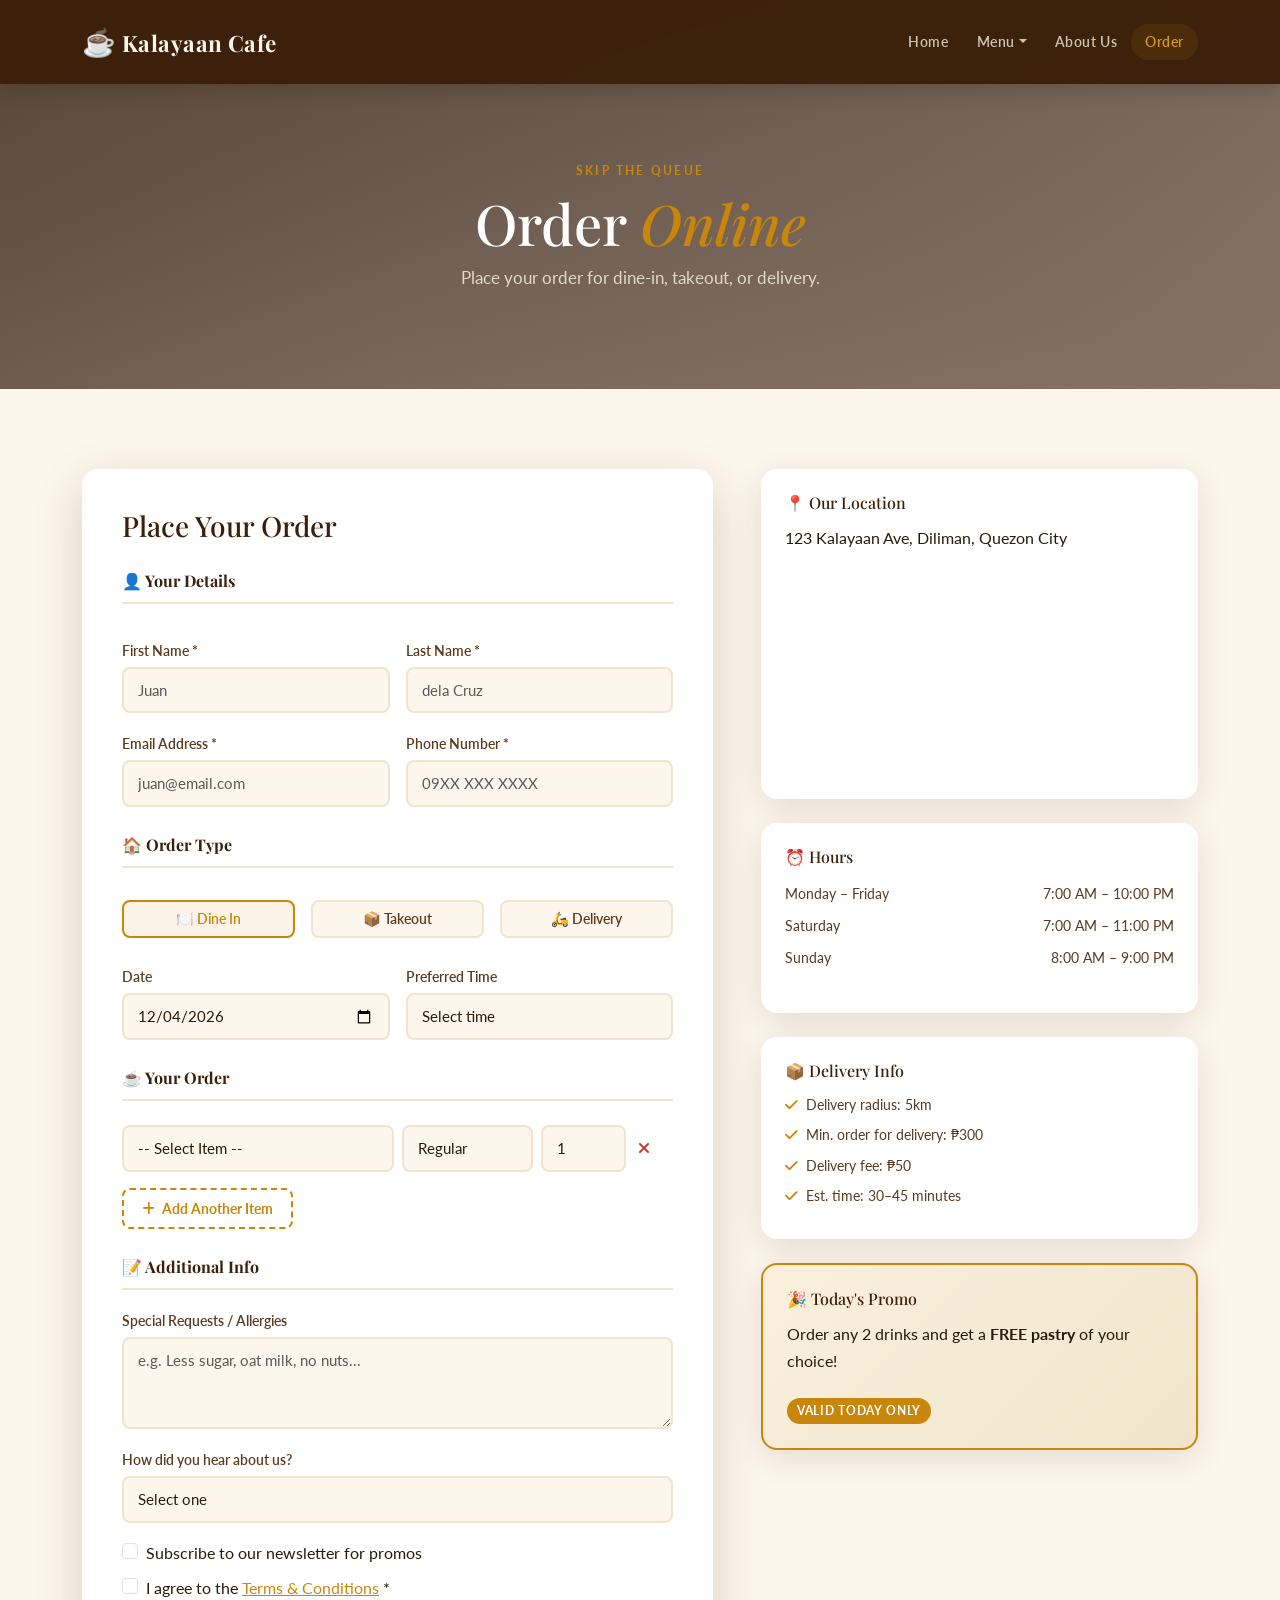
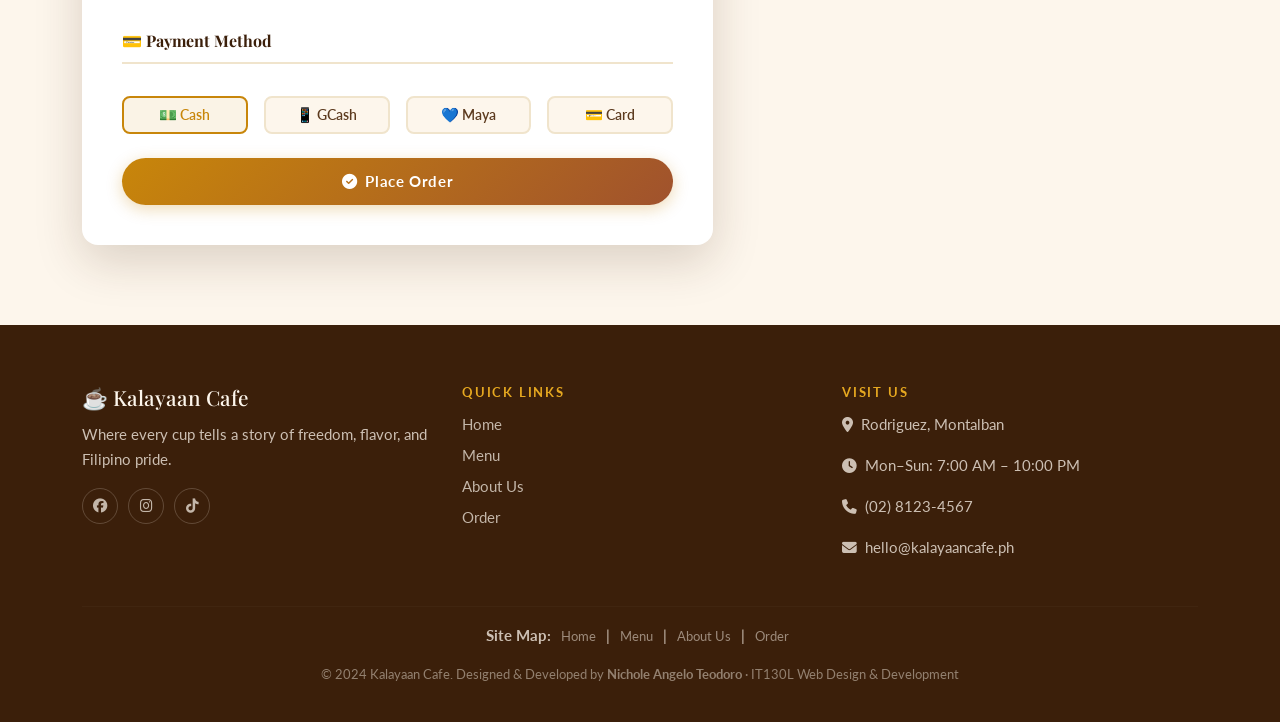
<file: order.html>
<!DOCTYPE html>
<html lang="en">
<head>
  <meta charset="UTF-8"/>
  <meta name="viewport" content="width=device-width, initial-scale=1.0"/>
  <title>Kalayaan Cafe – Order</title>
  <link rel="stylesheet" href="https://cdnjs.cloudflare.com/ajax/libs/bootstrap/5.3.2/css/bootstrap.min.css"/>
  <link rel="stylesheet" href="https://cdnjs.cloudflare.com/ajax/libs/font-awesome/6.4.0/css/all.min.css"/>
  <link href="https://fonts.googleapis.com/css2?family=Playfair+Display:ital,wght@0,400;0,700;1,400&family=Lato:wght@300;400;700&display=swap" rel="stylesheet"/>
  <link rel="stylesheet" href="style.css"/>
</head>
<body>

<!-- NAVBAR -->
<nav class="navbar navbar-expand-lg fixed-top" id="mainNav">
  <div class="container">
    <a class="navbar-brand" href="index.html"><span class="brand-icon">☕</span> Kalayaan Cafe</a>
    <button class="navbar-toggler" type="button" data-bs-toggle="collapse" data-bs-target="#navbarNav">
      <span class="navbar-toggler-icon"></span>
    </button>
    <div class="collapse navbar-collapse" id="navbarNav">
      <ul class="navbar-nav ms-auto">
        <li class="nav-item"><a class="nav-link" href="index.html">Home</a></li>
        <li class="nav-item dropdown">
          <a class="nav-link dropdown-toggle" href="menu.html" role="button" data-bs-toggle="dropdown">Menu</a>
          <ul class="dropdown-menu">
            <li><a class="dropdown-item" href="menu.html#coffee">☕ Coffee</a></li>
            <li><a class="dropdown-item" href="menu.html#non-coffee">🥤 Non-Coffee</a></li>
            <li><a class="dropdown-item" href="menu.html#pastries">🥐 Pastries</a></li>
            <li><a class="dropdown-item" href="menu.html#meals">🍽️ Light Meals</a></li>
          </ul>
        </li>
        <li class="nav-item"><a class="nav-link" href="about.html">About Us</a></li>
        <li class="nav-item"><a class="nav-link active" href="order.html">Order</a></li>
      </ul>
    </div>
  </div>
</nav>

<!-- PAGE HERO -->
<div class="page-hero page-hero-order">
  <div class="page-hero-overlay"></div>
  <div class="page-hero-content text-center">
    <div class="section-label" style="color:var(--accent);">Skip the Queue</div>
    <h1 class="page-hero-title">Order <em>Online</em></h1>
    <p>Place your order for dine-in, takeout, or delivery.</p>
  </div>
</div>

<!-- ORDER FORM -->
<section class="section-padding bg-cream">
  <div class="container">
    <div class="row g-5">

      <!-- FORM -->
      <div class="col-lg-7">
        <div class="order-form-card">
          <h3 class="mb-4">Place Your Order</h3>

          <form id="orderForm" novalidate>

            <!-- Personal Info -->
            <fieldset class="mb-4">
              <legend class="form-legend">👤 Your Details</legend>
              <div class="row g-3">
                <div class="col-md-6">
                  <label for="firstName" class="form-label">First Name *</label>
                  <input type="text" class="form-control custom-input" id="firstName" placeholder="Juan" required/>
                  <div class="invalid-feedback">Please enter your first name.</div>
                </div>
                <div class="col-md-6">
                  <label for="lastName" class="form-label">Last Name *</label>
                  <input type="text" class="form-control custom-input" id="lastName" placeholder="dela Cruz" required/>
                  <div class="invalid-feedback">Please enter your last name.</div>
                </div>
                <div class="col-md-6">
                  <label for="email" class="form-label">Email Address *</label>
                  <input type="email" class="form-control custom-input" id="email" placeholder="juan@email.com" required/>
                  <div class="invalid-feedback">Please enter a valid email.</div>
                </div>
                <div class="col-md-6">
                  <label for="phone" class="form-label">Phone Number *</label>
                  <input type="tel" class="form-control custom-input" id="phone" placeholder="09XX XXX XXXX" required/>
                  <div class="invalid-feedback">Please enter your phone number.</div>
                </div>
              </div>
            </fieldset>

            <!-- Order Type -->
            <fieldset class="mb-4">
              <legend class="form-legend">🏠 Order Type</legend>
              <div class="row g-3">
                <div class="col-md-4">
                  <input type="radio" class="btn-check" name="orderType" id="dineIn" value="dine-in" checked/>
                  <label class="btn order-type-btn w-100" for="dineIn">🍽️ Dine In</label>
                </div>
                <div class="col-md-4">
                  <input type="radio" class="btn-check" name="orderType" id="takeout" value="takeout"/>
                  <label class="btn order-type-btn w-100" for="takeout">📦 Takeout</label>
                </div>
                <div class="col-md-4">
                  <input type="radio" class="btn-check" name="orderType" id="delivery" value="delivery"/>
                  <label class="btn order-type-btn w-100" for="delivery">🛵 Delivery</label>
                </div>
              </div>

              <!-- Delivery Address (shown when delivery selected) -->
              <div id="deliveryAddress" class="mt-3" style="display:none;">
                <label for="address" class="form-label">Delivery Address *</label>
                <input type="text" class="form-control custom-input" id="address" placeholder="Street, Barangay, City"/>
              </div>

              <!-- Date/Time -->
              <div class="row g-3 mt-2">
                <div class="col-md-6">
                  <label for="orderDate" class="form-label">Date</label>
                  <input type="date" class="form-control custom-input" id="orderDate"/>
                </div>
                <div class="col-md-6">
                  <label for="orderTime" class="form-label">Preferred Time</label>
                  <select class="form-select custom-input" id="orderTime">
                    <option value="">Select time</option>
                    <option>7:00 AM</option><option>7:30 AM</option>
                    <option>8:00 AM</option><option>8:30 AM</option>
                    <option>9:00 AM</option><option>10:00 AM</option>
                    <option>11:00 AM</option><option>12:00 PM</option>
                    <option>1:00 PM</option><option>2:00 PM</option>
                    <option>3:00 PM</option><option>4:00 PM</option>
                    <option>5:00 PM</option><option>6:00 PM</option>
                    <option>7:00 PM</option><option>8:00 PM</option>
                    <option>9:00 PM</option>
                  </select>
                </div>
              </div>
            </fieldset>

            <!-- Menu Items -->
            <fieldset class="mb-4">
              <legend class="form-legend">☕ Your Order</legend>

              <div id="orderItems">
                <div class="order-item-row row g-2 mb-2">
                  <div class="col-md-6">
                    <select class="form-select custom-input item-select">
                      <option value="">-- Select Item --</option>
                      <optgroup label="☕ Coffee">
                        <option value="Sagada Latte">Sagada Latte</option>
                        <option value="Kapeng Barako Americano">Kapeng Barako Americano</option>
                        <option value="Benguet Cold Brew">Benguet Cold Brew</option>
                        <option value="Caramel Macchiato">Caramel Macchiato</option>
                        <option value="Flat White">Flat White</option>
                        <option value="Kapeng Kalayaan">Kapeng Kalayaan</option>
                      </optgroup>
                      <optgroup label="🥤 Non-Coffee">
                        <option value="Ube Milk Tea">Ube Milk Tea</option>
                        <option value="Matcha Latte">Matcha Latte</option>
                        <option value="Dalandan Fizz">Dalandan Fizz</option>
                        <option value="Hot Chocolate">Hot Chocolate</option>
                      </optgroup>
                      <optgroup label="🥐 Pastries">
                        <option value="Ube Croissant">Ube Croissant</option>
                        <option value="Barako Brownie">Barako Brownie</option>
                        <option value="Pandan Loaf Slice">Pandan Loaf Slice</option>
                        <option value="Quezo de Bola Roll">Quezo de Bola Roll</option>
                      </optgroup>
                      <optgroup label="🍽️ Light Meals">
                        <option value="Avocado Toast">Avocado Toast</option>
                        <option value="Longsilog Wrap">Longsilog Wrap</option>
                        <option value="Tuna Melt Panini">Tuna Melt Panini</option>
                        <option value="Classic BLT">Classic BLT</option>
                      </optgroup>
                    </select>
                  </div>
                  <div class="col-md-3">
                    <select class="form-select custom-input size-select">
                      <option value="Regular">Regular</option>
                      <option value="Small">Small</option>
                      <option value="Large">Large</option>
                    </select>
                  </div>
                  <div class="col-md-2">
                    <input type="number" class="form-control custom-input qty-input" value="1" min="1" max="20"/>
                  </div>
                  <div class="col-md-1 d-flex align-items-center">
                    <button type="button" class="btn btn-remove-item" onclick="removeOrderRow(this)"><i class="fas fa-times"></i></button>
                  </div>
                </div>
              </div>

              <button type="button" class="btn btn-add-item mt-2" onclick="addOrderRow()">
                <i class="fas fa-plus me-1"></i> Add Another Item
              </button>
            </fieldset>

            <!-- Special Instructions -->
            <fieldset class="mb-4">
              <legend class="form-legend">📝 Additional Info</legend>
              <div class="mb-3">
                <label for="specialReq" class="form-label">Special Requests / Allergies</label>
                <textarea class="form-control custom-input" id="specialReq" rows="3" placeholder="e.g. Less sugar, oat milk, no nuts..."></textarea>
              </div>
              <div class="mb-3">
                <label for="howHeard" class="form-label">How did you hear about us?</label>
                <select class="form-select custom-input" id="howHeard">
                  <option value="">Select one</option>
                  <option>Google Search</option>
                  <option>Facebook</option>
                  <option>Instagram</option>
                  <option>Friend/Family Referral</option>
                  <option>Walk-in</option>
                  <option>Other</option>
                </select>
              </div>
              <div class="form-check mb-2">
                <input class="form-check-input" type="checkbox" id="newsletter"/>
                <label class="form-check-label" for="newsletter">Subscribe to our newsletter for promos</label>
              </div>
              <div class="form-check">
                <input class="form-check-input" type="checkbox" id="agreeTerms" required/>
                <label class="form-check-label" for="agreeTerms">I agree to the <a href="#" class="text-accent">Terms & Conditions</a> *</label>
                <div class="invalid-feedback">You must agree to continue.</div>
              </div>
            </fieldset>

            <!-- Payment -->
            <fieldset class="mb-4">
              <legend class="form-legend">💳 Payment Method</legend>
              <div class="row g-3">
                <div class="col-6 col-md-3">
                  <input type="radio" class="btn-check" name="payment" id="payCash" value="cash" checked/>
                  <label class="btn order-type-btn w-100" for="payCash">💵 Cash</label>
                </div>
                <div class="col-6 col-md-3">
                  <input type="radio" class="btn-check" name="payment" id="payGcash" value="gcash"/>
                  <label class="btn order-type-btn w-100" for="payGcash">📱 GCash</label>
                </div>
                <div class="col-6 col-md-3">
                  <input type="radio" class="btn-check" name="payment" id="payMaya" value="maya"/>
                  <label class="btn order-type-btn w-100" for="payMaya">💙 Maya</label>
                </div>
                <div class="col-6 col-md-3">
                  <input type="radio" class="btn-check" name="payment" id="payCard" value="card"/>
                  <label class="btn order-type-btn w-100" for="payCard">💳 Card</label>
                </div>
              </div>
            </fieldset>

            <button type="submit" class="btn btn-primary-custom w-100 btn-lg">
              <i class="fas fa-check-circle me-2"></i>Place Order
            </button>
          </form>

          <!-- Success Message -->
          <div id="orderSuccess" class="order-success mt-4" style="display:none;">
            <div class="text-center">
              <div class="success-icon">☕</div>
              <h4>Order Received!</h4>
              <p>Thank you! We'll confirm your order shortly via email or SMS. See you soon!</p>
            </div>
          </div>
        </div>
      </div>

      <!-- SIDEBAR -->
      <div class="col-lg-5">
        <div class="order-sidebar">
          <div class="sidebar-card mb-4">
            <h5>📍 Our Location</h5>
            <p>123 Kalayaan Ave, Diliman, Quezon City</p>
            <div class="map-placeholder">
              <iframe
                src="https://www.google.com/maps/embed?pb=!1m18!1m12!1m3!1d3858.723598202487!2d121.13982391060675!3d14.728212737147558!2m3!1f0!2f0!3f0!3m2!1i1024!2i768!4f13.1!3m3!1m2!1s0x3397bb16fca84279%3A0xa5e8ac0800707a6f!2s861%20Libongco%204%2C%20Manggahan%2C%20Rodriguez%2C%201860%20Rizal!5e0!3m2!1sen!2sph!4v1773907363521!5m2!1sen!2sph"
                width="100%" height="200" style="border:0;border-radius:12px;" allowfullscreen="" loading="lazy">
              </iframe>
            </div>
          </div>

          <div class="sidebar-card mb-4">
            <h5>⏰ Hours</h5>
            <table class="table table-sm hours-table">
              <tbody>
                <tr><td>Monday – Friday</td><td class="text-end">7:00 AM – 10:00 PM</td></tr>
                <tr><td>Saturday</td><td class="text-end">7:00 AM – 11:00 PM</td></tr>
                <tr><td>Sunday</td><td class="text-end">8:00 AM – 9:00 PM</td></tr>
              </tbody>
            </table>
          </div>

          <div class="sidebar-card mb-4">
            <h5>📦 Delivery Info</h5>
            <ul class="info-list">
              <li><i class="fas fa-check me-2 text-accent"></i>Delivery radius: 5km</li>
              <li><i class="fas fa-check me-2 text-accent"></i>Min. order for delivery: ₱300</li>
              <li><i class="fas fa-check me-2 text-accent"></i>Delivery fee: ₱50</li>
              <li><i class="fas fa-check me-2 text-accent"></i>Est. time: 30–45 minutes</li>
            </ul>
          </div>

          <div class="sidebar-card promo-card">
            <h5>🎉 Today's Promo</h5>
            <p>Order any 2 drinks and get a <strong>FREE pastry</strong> of your choice!</p>
            <span class="promo-badge">Valid today only</span>
          </div>
        </div>
      </div>

    </div>
  </div>
</section>

<!-- FOOTER -->
<footer class="site-footer">
  <div class="container">
    <div class="row g-4">
      <div class="col-md-4">
        <h5 class="footer-brand">☕ Kalayaan Cafe</h5>
        <p>Where every cup tells a story of freedom, flavor, and Filipino pride.</p>
        <div class="social-links">
          <a href="https://www.facebook.com/profile.php?id=61554568252497" target="_blank"><i class="fab fa-facebook"></i></a>
          <a href="#"><i class="fab fa-instagram"></i></a>
          <a href="#"><i class="fab fa-tiktok"></i></a>
        </div>
      </div>
      <div class="col-md-4">
        <h6 class="footer-heading">Quick Links</h6>
        <ul class="footer-links">
          <li><a href="index.html">Home</a></li>
          <li><a href="menu.html">Menu</a></li>
          <li><a href="about.html">About Us</a></li>
          <li><a href="order.html">Order</a></li>
        </ul>
      </div>
      <div class="col-md-4">
        <h6 class="footer-heading">Visit Us</h6>
        <p><i class="fas fa-map-marker-alt me-2"></i>Rodriguez, Montalban</p>
        <p><i class="fas fa-clock me-2"></i>Mon–Sun: 7:00 AM – 10:00 PM</p>
        <p><i class="fas fa-phone me-2"></i>(02) 8123-4567</p>
        <p><i class="fas fa-envelope me-2"></i>hello@kalayaancafe.ph</p>
      </div>
    </div>
    <hr class="footer-divider"/>
    <div class="sitemap text-center mb-3">
      <strong>Site Map:</strong>
      <a href="index.html">Home</a> |
      <a href="menu.html">Menu</a> |
      <a href="about.html">About Us</a> |
      <a href="order.html">Order</a>
    </div>
    <p class="footer-credit text-center">© 2024 Kalayaan Cafe. Designed & Developed by <strong>Nichole Angelo Teodoro</strong> · IT130L Web Design & Development</p>
  </div>
</footer>

<script src="https://cdnjs.cloudflare.com/ajax/libs/bootstrap/5.3.2/js/bootstrap.bundle.min.js"></script>
<script src="script.js"></script>
</body>
</html>
</file>
<file: style.css>
/* ===========================
   KALAYAAN CAFE - style.css
   =========================== */

/* --- CSS VARIABLES --- */
:root {
  --brown-dark:   #3B1F0A;
  --brown-mid:    #6B3A1F;
  --brown-light:  #A0522D;
  --accent:       #C8860A;
  --accent-light: #E6A820;
  --cream:        #FDF6EC;
  --cream-dark:   #F0E4CC;
  --warm-bg:      #FAF0DC;
  --text-dark:    #2A1A0A;
  --text-mid:     #5C3A1E;
  --text-light:   #8B6040;
  --white:        #FFFFFF;
  --shadow:       0 8px 32px rgba(59,31,10,0.12);
  --shadow-lg:    0 16px 48px rgba(59,31,10,0.18);
  --radius:       16px;
  --radius-sm:    8px;
  --transition:   all 0.3s cubic-bezier(0.4,0,0.2,1);
}

/* --- RESET & BASE --- */
*, *::before, *::after { box-sizing: border-box; margin: 0; padding: 0; }
html { scroll-behavior: smooth; }

body {
  font-family: 'Lato', sans-serif;
  background-color: var(--cream);
  color: var(--text-dark);
  line-height: 1.7;
  overflow-x: hidden;
}

/* --- TYPOGRAPHY --- */
h1,h2,h3,h4,h5,h6 {
  font-family: 'Playfair Display', serif;
  color: var(--brown-dark);
}
em { color: var(--accent); font-style: italic; }

/* --- UTILITY CLASSES --- */
.bg-cream     { background-color: var(--cream) !important; }
.bg-warm      { background-color: var(--warm-bg) !important; }
.bg-dark-roast{ background-color: var(--brown-dark) !important; }
.section-padding { padding: 80px 0; }
.rounded-custom  { border-radius: var(--radius) !important; }
.shadow-custom   { box-shadow: var(--shadow) !important; }
.text-accent     { color: var(--accent) !important; }

/* --- SECTION LABELS --- */
.section-label {
  font-size: 0.78rem;
  font-weight: 700;
  letter-spacing: 0.18em;
  text-transform: uppercase;
  color: var(--accent);
  margin-bottom: 8px;
  display: block;
}
.section-title {
  font-size: clamp(1.8rem, 4vw, 2.8rem);
  color: var(--brown-dark);
  margin-bottom: 16px;
  line-height: 1.2;
}
.section-text {
  color: var(--text-mid);
  font-size: 1.05rem;
  max-width: 560px;
  margin-bottom: 12px;
}

/* --- BUTTONS --- */
.btn-primary-custom {
  background: linear-gradient(135deg, var(--accent), var(--brown-light));
  color: var(--white);
  border: none;
  padding: 12px 28px;
  border-radius: 50px;
  font-weight: 700;
  letter-spacing: 0.04em;
  font-size: 0.95rem;
  transition: var(--transition);
  box-shadow: 0 4px 16px rgba(200,134,10,0.3);
}
.btn-primary-custom:hover {
  background: linear-gradient(135deg, var(--brown-light), var(--accent));
  transform: translateY(-2px);
  box-shadow: 0 8px 24px rgba(200,134,10,0.4);
  color: var(--white);
}
.btn-outline-custom {
  background: transparent;
  color: var(--white);
  border: 2px solid rgba(255,255,255,0.8);
  padding: 12px 28px;
  border-radius: 50px;
  font-weight: 700;
  transition: var(--transition);
}
.btn-outline-custom:hover {
  background: rgba(255,255,255,0.15);
  color: var(--white);
  border-color: var(--white);
}

/* ===========================
   NAVBAR
   =========================== */
#mainNav {
  background: rgba(59,31,10,0.97);
  backdrop-filter: blur(10px);
  padding: 14px 0;
  transition: var(--transition);
  box-shadow: 0 2px 20px rgba(0,0,0,0.2);
}
.navbar-brand {
  font-family: 'Playfair Display', serif;
  font-size: 1.4rem;
  color: var(--cream) !important;
  font-weight: 700;
  letter-spacing: 0.02em;
}
.brand-icon { font-size: 1.2em; }
.nav-link {
  color: rgba(253,246,236,0.85) !important;
  font-weight: 600;
  font-size: 0.9rem;
  letter-spacing: 0.04em;
  padding: 6px 14px !important;
  border-radius: 50px;
  transition: var(--transition);
}
.nav-link:hover, .nav-link.active {
  color: var(--accent-light) !important;
  background: rgba(200,134,10,0.12);
}
.dropdown-menu {
  background: var(--brown-dark);
  border: 1px solid rgba(200,134,10,0.2);
  border-radius: var(--radius-sm);
  box-shadow: var(--shadow-lg);
  padding: 8px;
}
.dropdown-item {
  color: var(--cream) !important;
  border-radius: 6px;
  padding: 8px 14px;
  font-size: 0.9rem;
  transition: var(--transition);
}
.dropdown-item:hover {
  background: rgba(200,134,10,0.2) !important;
  color: var(--accent-light) !important;
}
.navbar-toggler { border-color: rgba(253,246,236,0.4); }
.navbar-toggler-icon {
  filter: invert(1);
}

/* ===========================
   HERO
   =========================== */
.hero-section {
  position: relative;
  min-height: 100vh;
  background: url('https://images.unsplash.com/photo-1497935586351-b67a49e012bf?w=1600&q=80') center/cover no-repeat;
  background-attachment: fixed;
}
.hero-overlay {
  position: absolute;
  inset: 0;
  background: linear-gradient(
    160deg,
    rgba(30,12,2,0.75) 0%,
    rgba(59,31,10,0.6) 60%,
    rgba(100,60,20,0.4) 100%
  );
}
.hero-content {
  position: relative;
  z-index: 2;
  padding: 0 20px;
}
.hero-tagline {
  color: var(--accent-light);
  font-size: 0.85rem;
  font-weight: 700;
  letter-spacing: 0.25em;
  text-transform: uppercase;
  margin-bottom: 16px;
}
.hero-title {
  font-size: clamp(2.5rem, 7vw, 5rem);
  color: var(--white);
  line-height: 1.1;
  margin-bottom: 20px;
  text-shadow: 0 4px 20px rgba(0,0,0,0.3);
}
.hero-sub {
  color: rgba(253,246,236,0.85);
  font-size: clamp(1rem, 2vw, 1.2rem);
  max-width: 580px;
  margin: 0 auto 36px;
  font-weight: 300;
}
.hero-scroll-hint {
  position: absolute;
  bottom: 32px;
  left: 50%;
  transform: translateX(-50%);
  color: rgba(255,255,255,0.6);
  text-align: center;
  font-size: 0.75rem;
  letter-spacing: 0.15em;
  text-transform: uppercase;
  z-index: 2;
}
.hero-scroll-hint i {
  display: block;
  margin-top: 4px;
  animation: bounce 2s infinite;
}
@keyframes bounce {
  0%,100% { transform: translateY(0); }
  50%      { transform: translateY(6px); }
}

/* --- HERO ANIMATIONS --- */
.animate-fade-in          { animation: fadeIn 1s ease both; }
.animate-slide-up         { animation: slideUp 1s ease 0.2s both; }
.animate-fade-in-delay    { animation: fadeIn 1s ease 0.5s both; }
.animate-fade-in-delay2   { animation: fadeIn 1s ease 0.8s both; }

@keyframes fadeIn {
  from { opacity: 0; }
  to   { opacity: 1; }
}
@keyframes slideUp {
  from { opacity: 0; transform: translateY(40px); }
  to   { opacity: 1; transform: translateY(0); }
}

/* ===========================
   MARQUEE STRIP
   =========================== */
.marquee-strip {
  background: linear-gradient(90deg, var(--accent), var(--brown-light));
  overflow: hidden;
  padding: 12px 0;
}
.marquee-track {
  display: flex;
  gap: 32px;
  white-space: nowrap;
  animation: marquee 22s linear infinite;
  color: var(--white);
  font-size: 0.9rem;
  font-weight: 600;
  letter-spacing: 0.05em;
}
@keyframes marquee {
  from { transform: translateX(0); }
  to   { transform: translateX(-50%); }
}

/* ===========================
   IMAGE STACK (About teaser)
   =========================== */
.image-stack {
  position: relative;
  height: 420px;
}
.img-card { position: absolute; border-radius: var(--radius); overflow: hidden; box-shadow: var(--shadow-lg); }
.img-card img { width: 100%; height: 100%; object-fit: cover; }
.img-card-1 { width: 72%; height: 340px; top: 0; left: 0; }
.img-card-2 { width: 52%; height: 240px; bottom: 0; right: 0; border: 5px solid var(--cream); }
.floating-badge {
  position: absolute;
  top: 20px; right: 0;
  background: linear-gradient(135deg, var(--accent), var(--brown-light));
  color: var(--white);
  border-radius: var(--radius);
  padding: 16px 20px;
  text-align: center;
  box-shadow: var(--shadow);
  z-index: 10;
}
.badge-number { font-size: 2rem; font-weight: 900; font-family: 'Playfair Display', serif; display: block; }
.badge-text   { font-size: 0.75rem; font-weight: 600; letter-spacing: 0.08em; text-transform: uppercase; opacity: 0.9; }

/* ===========================
   MENU CARDS (Home)
   =========================== */
.menu-card {
  background: var(--white);
  border-radius: var(--radius);
  overflow: hidden;
  box-shadow: var(--shadow);
  transition: var(--transition);
}
.menu-card:hover { transform: translateY(-6px); box-shadow: var(--shadow-lg); }
.menu-card-img { position: relative; height: 220px; overflow: hidden; }
.menu-card-img img { width: 100%; height: 100%; object-fit: cover; transition: transform 0.5s ease; }
.menu-card:hover .menu-card-img img { transform: scale(1.08); }
.menu-card-badge {
  position: absolute; top: 12px; left: 12px;
  background: var(--accent);
  color: var(--white);
  font-size: 0.72rem; font-weight: 700; letter-spacing: 0.08em;
  padding: 4px 10px; border-radius: 50px;
  text-transform: uppercase;
}
.menu-card-body { padding: 20px; }
.menu-card-body h5 { font-size: 1.1rem; margin-bottom: 6px; }
.menu-card-body p  { color: var(--text-light); font-size: 0.9rem; margin-bottom: 12px; }
.price { font-size: 1.2rem; font-weight: 700; color: var(--accent); font-family: 'Playfair Display', serif; }

/* ===========================
   IMAGE MAP SECTION
   =========================== */
.imagemap-wrapper { cursor: crosshair; }
.imagemap-img { border-radius: var(--radius); box-shadow: var(--shadow-lg); }
.map-tooltip {
  position: absolute;
  bottom: 20px; left: 50%;
  transform: translateX(-50%);
  background: rgba(59,31,10,0.95);
  color: var(--cream);
  padding: 16px 24px;
  border-radius: var(--radius-sm);
  max-width: 320px;
  box-shadow: var(--shadow-lg);
  border-left: 4px solid var(--accent);
  animation: fadeIn 0.3s ease;
  z-index: 10;
}
.map-tooltip h6 { color: var(--accent-light); margin-bottom: 4px; font-size: 0.95rem; }
.map-tooltip p  { margin: 0; font-size: 0.85rem; color: rgba(253,246,236,0.8); }

/* ===========================
   STATS STRIP
   =========================== */
.stats-strip {
  background: linear-gradient(135deg, var(--brown-dark), var(--brown-mid));
  padding: 60px 0;
}
.stat-item { display: flex; flex-direction: column; align-items: center; }
.stat-number {
  font-size: clamp(2rem, 5vw, 3rem);
  font-family: 'Playfair Display', serif;
  color: var(--accent-light);
  font-weight: 700;
  line-height: 1;
}
.stat-label {
  color: rgba(253,246,236,0.7);
  font-size: 0.82rem;
  font-weight: 600;
  letter-spacing: 0.1em;
  text-transform: uppercase;
  margin-top: 4px;
}

/* ===========================
   TESTIMONIALS
   =========================== */
.testimonial-card {
  background: var(--white);
  border-radius: var(--radius);
  padding: 40px;
  max-width: 620px;
  text-align: center;
  box-shadow: var(--shadow);
  border-top: 4px solid var(--accent);
}
.testimonial-card .stars { color: var(--accent); font-size: 1.4rem; margin-bottom: 16px; }
.testimonial-card p { font-size: 1.05rem; color: var(--text-mid); font-style: italic; margin-bottom: 16px; }
.testimonial-author { font-size: 0.85rem; font-weight: 700; color: var(--brown-light); letter-spacing: 0.04em; }

/* ===========================
   PAGE HERO (inner pages)
   =========================== */
.page-hero {
  position: relative;
  padding: 160px 0 80px;
  background: url('https://images.unsplash.com/photo-1442512595331-e89e73853f31?w=1400&q=80') center/cover no-repeat;
}
.page-hero-about { background-image: url('https://images.unsplash.com/photo-1453614512568-c4024d13c247?w=1400&q=80'); }
.page-hero-order { background-image: url('https://images.unsplash.com/photo-1495474472287-4d71bcdd2085?w=1400&q=80'); }
.page-hero-overlay {
  position: absolute; inset: 0;
  background: linear-gradient(160deg, rgba(30,12,2,0.78) 0%, rgba(59,31,10,0.55) 100%);
}
.page-hero-content { position: relative; z-index: 2; color: var(--white); }
.page-hero-title { font-size: clamp(2rem, 5vw, 3.5rem); color: var(--white); margin-bottom: 8px; }
.page-hero-content p { color: rgba(253,246,236,0.8); font-size: 1.05rem; }

/* ===========================
   MENU PAGE
   =========================== */
.menu-section-header {
  display: flex; align-items: center; gap: 12px;
  border-bottom: 2px solid var(--cream-dark);
  padding-bottom: 12px; margin-bottom: 24px;
}
.menu-section-icon { font-size: 1.8rem; }
.menu-section-header h2 { font-size: 1.8rem; margin: 0; }
.menu-table {
  border-radius: var(--radius); overflow: hidden;
  background: var(--white);
  box-shadow: var(--shadow);
}
.menu-table thead {
  background: linear-gradient(90deg, var(--brown-dark), var(--brown-mid));
  color: var(--cream);
}
.menu-table thead th {
  font-family: 'Lato', sans-serif;
  font-weight: 700;
  font-size: 0.85rem;
  letter-spacing: 0.06em;
  text-transform: uppercase;
  border: none;
  padding: 14px 16px;
  color: var(--cream);
}
.menu-table tbody tr { transition: background 0.2s ease; }
.menu-table tbody tr:hover { background-color: var(--warm-bg); }
.menu-table td { padding: 14px 16px; border-color: var(--cream-dark); color: var(--text-mid); vertical-align: middle; }
.badge-bestseller {
  background: var(--accent);
  color: var(--white); font-size: 0.65rem; font-weight: 700;
  padding: 2px 8px; border-radius: 50px;
  text-transform: uppercase; letter-spacing: 0.06em;
  vertical-align: middle; margin-left: 6px;
}
.badge-new {
  background: #2E7D32;
  color: var(--white); font-size: 0.65rem; font-weight: 700;
  padding: 2px 8px; border-radius: 50px;
  text-transform: uppercase; letter-spacing: 0.06em;
  vertical-align: middle; margin-left: 6px;
}

/* Pastry Cards (lightbox trigger) */
.pastry-card {
  position: relative; border-radius: var(--radius); overflow: hidden;
  cursor: pointer; box-shadow: var(--shadow);
  transition: var(--transition);
}
.pastry-card:hover { transform: translateY(-4px); box-shadow: var(--shadow-lg); }
.pastry-card img { width: 100%; height: 180px; object-fit: cover; transition: transform 0.4s ease; }
.pastry-card:hover img { transform: scale(1.08); }
.pastry-info {
  background: var(--white); padding: 12px 16px;
  display: flex; justify-content: space-between; align-items: center;
}
.pastry-info h6 { margin: 0; font-size: 0.9rem; }
.pastry-info span { color: var(--accent); font-weight: 700; }
.pastry-zoom {
  position: absolute; top: 10px; right: 10px;
  background: rgba(59,31,10,0.7);
  color: var(--white); border-radius: 50%; width: 32px; height: 32px;
  display: flex; align-items: center; justify-content: center;
  font-size: 0.8rem;
  opacity: 0; transition: opacity 0.3s;
}
.pastry-card:hover .pastry-zoom { opacity: 1; }

/* ===========================
   ABOUT PAGE
   =========================== */
.value-card {
  background: var(--white);
  border-radius: var(--radius);
  padding: 32px 28px;
  box-shadow: var(--shadow);
  text-align: center;
  transition: var(--transition);
  border-top: 4px solid var(--accent);
}
.value-card:hover { transform: translateY(-4px); box-shadow: var(--shadow-lg); }
.value-icon { font-size: 2.2rem; margin-bottom: 12px; }
.value-card h5 { color: var(--brown-dark); margin-bottom: 8px; }
.value-card p { color: var(--text-light); font-size: 0.92rem; margin: 0; }

.team-card {
  background: var(--white);
  border-radius: var(--radius);
  padding: 32px 24px;
  box-shadow: var(--shadow);
  transition: var(--transition);
}
.team-card:hover { transform: translateY(-4px); box-shadow: var(--shadow-lg); }
.team-img-wrapper {
  width: 120px; height: 120px;
  border-radius: 50%; overflow: hidden;
  margin: 0 auto 16px;
  border: 4px solid var(--accent);
}
.team-img-wrapper img { width: 100%; height: 100%; object-fit: cover; }
.team-role { color: var(--accent); font-size: 0.85rem; font-weight: 700; margin-bottom: 8px; }
.team-bio { color: var(--text-light); font-size: 0.88rem; margin: 0; }

.gallery-slide { height: 480px; object-fit: cover; }

/* ===========================
   ORDER PAGE
   =========================== */
.order-form-card {
  background: var(--white);
  border-radius: var(--radius);
  padding: 40px;
  box-shadow: var(--shadow-lg);
}
.form-legend {
  font-family: 'Playfair Display', serif;
  font-size: 1rem;
  font-weight: 700;
  color: var(--brown-dark);
  border-bottom: 2px solid var(--cream-dark);
  padding-bottom: 8px;
  margin-bottom: 16px;
  width: 100%;
}
.custom-input {
  border: 2px solid var(--cream-dark);
  border-radius: var(--radius-sm);
  padding: 10px 14px;
  font-size: 0.95rem;
  color: var(--text-dark);
  background: var(--cream);
  transition: var(--transition);
}
.custom-input:focus {
  border-color: var(--accent);
  box-shadow: 0 0 0 3px rgba(200,134,10,0.15);
  background: var(--white);
  outline: none;
}
.form-label { font-weight: 600; font-size: 0.88rem; color: var(--text-mid); margin-bottom: 4px; }

.order-type-btn {
  border: 2px solid var(--cream-dark) !important;
  color: var(--text-mid) !important;
  background: var(--cream) !important;
  border-radius: var(--radius-sm) !important;
  font-weight: 600;
  font-size: 0.9rem;
  transition: var(--transition);
}
.btn-check:checked + .order-type-btn {
  border-color: var(--accent) !important;
  background: rgba(200,134,10,0.1) !important;
  color: var(--accent) !important;
}
.btn-remove-item {
  background: none; border: none;
  color: #c0392b; font-size: 1rem;
  padding: 4px; cursor: pointer;
}
.btn-add-item {
  background: none;
  border: 2px dashed var(--accent);
  color: var(--accent);
  border-radius: var(--radius-sm);
  padding: 8px 18px;
  font-weight: 700;
  font-size: 0.88rem;
  transition: var(--transition);
}
.btn-add-item:hover { background: rgba(200,134,10,0.08); }

.order-success {
  background: linear-gradient(135deg, #e8f5e9, #c8e6c9);
  border: 2px solid #4CAF50;
  border-radius: var(--radius);
  padding: 40px;
}
.success-icon { font-size: 3rem; margin-bottom: 12px; animation: pulse 1s ease infinite; }
@keyframes pulse {
  0%,100% { transform: scale(1); }
  50%      { transform: scale(1.15); }
}

/* Sidebar */
.order-sidebar { position: sticky; top: 100px; }
.sidebar-card {
  background: var(--white);
  border-radius: var(--radius);
  padding: 24px;
  box-shadow: var(--shadow);
}
.sidebar-card h5 { font-size: 1rem; margin-bottom: 12px; color: var(--brown-dark); }
.hours-table td { border: none; color: var(--text-mid); font-size: 0.88rem; padding: 4px 0; }
.info-list { list-style: none; padding: 0; margin: 0; }
.info-list li { color: var(--text-mid); font-size: 0.9rem; margin-bottom: 6px; }
.promo-card { background: linear-gradient(135deg, var(--warm-bg), var(--cream-dark)); border: 2px solid var(--accent); }
.promo-badge {
  display: inline-block;
  background: var(--accent);
  color: var(--white);
  font-size: 0.72rem; font-weight: 700;
  padding: 3px 10px; border-radius: 50px;
  text-transform: uppercase; letter-spacing: 0.06em;
  margin-top: 8px;
}

/* ===========================
   CTA STRIP
   =========================== */
.cta-strip {
  background: linear-gradient(135deg, var(--brown-dark), var(--brown-mid));
  padding: 70px 20px;
  color: var(--cream);
}
.cta-strip h3 { font-size: 2rem; color: var(--white); margin-bottom: 8px; }
.cta-strip p  { color: rgba(253,246,236,0.8); margin-bottom: 24px; font-size: 1.05rem; }

/* ===========================
   FOOTER
   =========================== */
.site-footer {
  background: var(--brown-dark);
  color: rgba(253,246,236,0.75);
  padding: 60px 0 20px;
  font-size: 0.92rem;
}
.footer-brand {
  font-family: 'Playfair Display', serif;
  color: var(--cream) !important;
  font-size: 1.3rem;
  margin-bottom: 12px;
}
.footer-heading {
  color: var(--accent-light);
  font-family: 'Lato', sans-serif;
  font-size: 0.8rem;
  font-weight: 700;
  letter-spacing: 0.14em;
  text-transform: uppercase;
  margin-bottom: 12px;
}
.footer-links { list-style: none; padding: 0; margin: 0; }
.footer-links li { margin-bottom: 6px; }
.footer-links a {
  color: rgba(253,246,236,0.7);
  text-decoration: none;
  transition: var(--transition);
}
.footer-links a:hover { color: var(--accent-light); }
.footer-divider { border-color: rgba(253,246,236,0.1); margin: 30px 0 16px; }
.footer-credit { color: rgba(253,246,236,0.45); font-size: 0.8rem; }
.social-links { display: flex; gap: 10px; margin-top: 12px; }
.social-links a {
  width: 36px; height: 36px;
  border-radius: 50%;
  border: 1px solid rgba(253,246,236,0.2);
  color: rgba(253,246,236,0.7);
  display: flex; align-items: center; justify-content: center;
  font-size: 0.9rem;
  text-decoration: none;
  transition: var(--transition);
}
.social-links a:hover {
  border-color: var(--accent);
  color: var(--accent-light);
  background: rgba(200,134,10,0.1);
}
.sitemap a {
  color: rgba(253,246,236,0.5);
  text-decoration: none;
  margin: 0 6px;
  font-size: 0.82rem;
  transition: var(--transition);
}
.sitemap a:hover { color: var(--accent-light); }

/* ===========================
   CSS3 EXTRAS
   =========================== */
/* CSS Gradients, Shadow, Rounded Corners, Border Image, Multiple BG, RGBA Colors already used throughout */

/* CSS Opacity */
.img-card-2 img { opacity: 0.95; }
.hero-overlay   { opacity: 1; } /* Gradient overlay */
.nav-link       { opacity: 0.9; }

/* CSS Float (legacy requirement) */
.float-demo { float: left; margin-right: 16px; }

/* CSS Attr Selectors */
input[type="text"],
input[type="email"],
input[type="tel"],
input[type="number"],
input[type="date"],
select,
textarea { font-family: 'Lato', sans-serif; }

/* CSS Multiple Backgrounds on hero */
.page-hero::after {
  content: '';
  position: absolute; inset: 0;
  background:
    radial-gradient(ellipse at top left, rgba(200,134,10,0.08) 0%, transparent 50%),
    radial-gradient(ellipse at bottom right, rgba(59,31,10,0.15) 0%, transparent 50%);
  pointer-events: none;
}

/* CSS Border Images */
.menu-section-header {
  border-image: linear-gradient(90deg, var(--accent), transparent) 1;
  border-bottom: 2px solid;
}

/* CSS Shadow Effects */
.menu-card:hover, .pastry-card:hover, .value-card:hover, .team-card:hover {
  box-shadow: 0 20px 60px rgba(59,31,10,0.2);
}

/* Animated loader/spinner for form */
@keyframes spin {
  to { transform: rotate(360deg); }
}

/* ===========================
   RESPONSIVE
   =========================== */
@media (max-width: 768px) {
  .hero-title { font-size: 2.4rem; }
  .image-stack { height: 300px; }
  .img-card-1 { width: 80%; height: 240px; }
  .img-card-2 { width: 60%; height: 180px; }
  .gallery-slide { height: 260px; }
  .order-form-card { padding: 24px; }
  .testimonial-card { padding: 28px 20px; }
}
</file>
